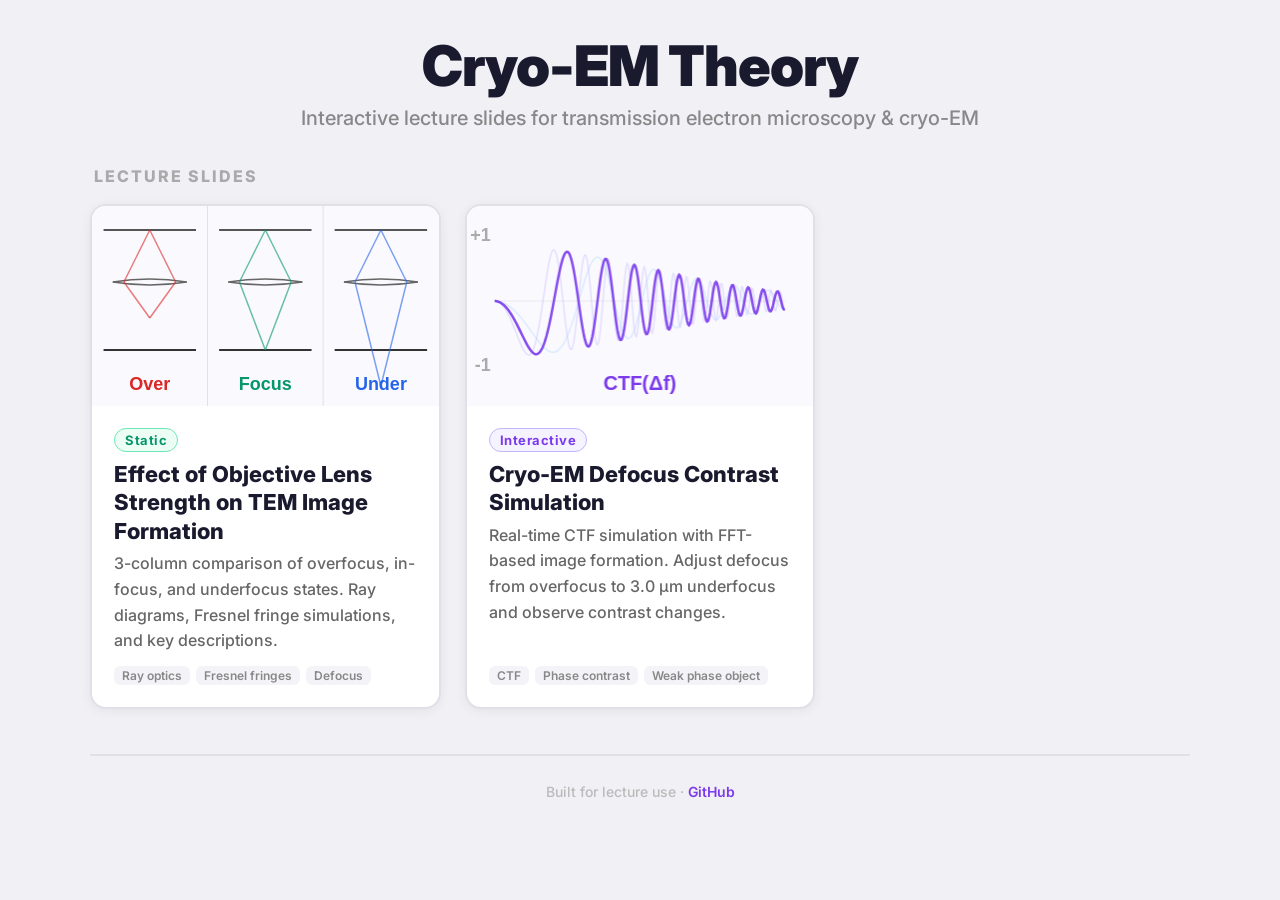
<file: index.html>
<!DOCTYPE html>
<html lang="en">
<head>
<meta charset="UTF-8">
<meta name="viewport" content="width=device-width, initial-scale=1.0">
<title>Cryo-EM Theory</title>
<style>
@import url('https://fonts.googleapis.com/css2?family=Inter:wght@400;500;600;700;800;900&display=swap');
* { margin: 0; padding: 0; box-sizing: border-box; }
body {
  background: #f0f0f5;
  font-family: 'Inter', -apple-system, sans-serif;
  color: #1a1a2e;
  min-height: 100vh;
  display: flex;
  justify-content: center;
  padding: clamp(20px, 4vh, 40px) 16px;
}
#app {
  max-width: 1100px;
  width: 100%;
}

/* Header */
.header {
  text-align: center;
  margin-bottom: clamp(24px, 4vh, 48px);
}
.header h1 {
  font-size: clamp(32px, 4.5vw, 56px);
  font-weight: 900;
  color: #1a1a2e;
  letter-spacing: -1px;
  line-height: 1.1;
}
.header p {
  font-size: clamp(14px, 1.8vw, 20px);
  color: #888;
  margin-top: 8px;
  font-weight: 500;
}

/* Section label */
.section-label {
  font-size: clamp(12px, 1.4vw, 16px);
  font-weight: 800;
  text-transform: uppercase;
  letter-spacing: 2px;
  color: #aaa;
  margin-bottom: clamp(12px, 2vh, 20px);
  padding-left: 4px;
}

/* Cards grid */
.cards {
  display: grid;
  grid-template-columns: repeat(auto-fill, minmax(320px, 1fr));
  gap: clamp(14px, 2vw, 24px);
  margin-bottom: clamp(32px, 5vh, 56px);
}

.card {
  background: #fff;
  border: 2px solid #e0e0e8;
  border-radius: 16px;
  box-shadow: 0 2px 12px rgba(0,0,0,0.06);
  overflow: hidden;
  text-decoration: none;
  color: inherit;
  transition: transform 0.2s, box-shadow 0.2s, border-color 0.2s;
  display: flex;
  flex-direction: column;
}
.card:hover {
  transform: translateY(-4px);
  box-shadow: 0 8px 24px rgba(0,0,0,0.1);
  border-color: #c4b5fd;
}

.card-thumb {
  height: clamp(140px, 18vw, 200px);
  overflow: hidden;
  position: relative;
  background: #fafafe;
  display: flex;
  align-items: center;
  justify-content: center;
}
.card-thumb canvas {
  display: block;
}

.card-body {
  padding: clamp(14px, 2vw, 22px);
  flex: 1;
  display: flex;
  flex-direction: column;
}

.card-badge {
  display: inline-block;
  padding: 3px 10px;
  border-radius: 12px;
  font-size: clamp(10px, 1.2vw, 13px);
  font-weight: 700;
  letter-spacing: 0.5px;
  margin-bottom: 8px;
  width: fit-content;
}
.badge-static { background: #ecfdf5; color: #059669; border: 1.5px solid #6ee7b7; }
.badge-interactive { background: #f5f3ff; color: #7c3aed; border: 1.5px solid #c4b5fd; }

.card-title {
  font-size: clamp(17px, 2.2vw, 22px);
  font-weight: 800;
  color: #1a1a2e;
  margin-bottom: 6px;
  line-height: 1.3;
}
.card-desc {
  font-size: clamp(13px, 1.5vw, 16px);
  color: #666;
  line-height: 1.6;
  font-weight: 500;
  flex: 1;
}
.card-tags {
  display: flex;
  gap: 6px;
  flex-wrap: wrap;
  margin-top: 12px;
}
.tag {
  padding: 2px 8px;
  border-radius: 6px;
  font-size: clamp(10px, 1.1vw, 12px);
  font-weight: 600;
  background: #f4f4f8;
  color: #888;
}

/* Footer */
.footer {
  text-align: center;
  padding: clamp(16px, 3vh, 32px) 0;
  border-top: 2px solid #e0e0e8;
  color: #bbb;
  font-size: clamp(11px, 1.3vw, 14px);
  font-weight: 500;
}
.footer a { color: #7c3aed; text-decoration: none; font-weight: 600; }
.footer a:hover { text-decoration: underline; }
</style>
</head>
<body>
<div id="app">
  <div class="header">
    <h1>Cryo-EM Theory</h1>
    <p>Interactive lecture slides for transmission electron microscopy &amp; cryo-EM</p>
  </div>

  <div class="section-label">Lecture Slides</div>
  <div class="cards">

    <!-- Card 1: Optics -->
    <a class="card" href="optics.html">
      <div class="card-thumb" id="thumb-optics"></div>
      <div class="card-body">
        <div class="card-badge badge-static">Static</div>
        <div class="card-title">Effect of Objective Lens Strength on TEM Image Formation</div>
        <div class="card-desc">
          3-column comparison of overfocus, in-focus, and underfocus states.
          Ray diagrams, Fresnel fringe simulations, and key descriptions.
        </div>
        <div class="card-tags">
          <span class="tag">Ray optics</span>
          <span class="tag">Fresnel fringes</span>
          <span class="tag">Defocus</span>
        </div>
      </div>
    </a>

    <!-- Card 2: Defocus -->
    <a class="card" href="defocus.html">
      <div class="card-thumb" id="thumb-defocus"></div>
      <div class="card-body">
        <div class="card-badge badge-interactive">Interactive</div>
        <div class="card-title">Cryo-EM Defocus Contrast Simulation</div>
        <div class="card-desc">
          Real-time CTF simulation with FFT-based image formation.
          Adjust defocus from overfocus to 3.0 &mu;m underfocus and observe contrast changes.
        </div>
        <div class="card-tags">
          <span class="tag">CTF</span>
          <span class="tag">Phase contrast</span>
          <span class="tag">Weak phase object</span>
        </div>
      </div>
    </a>

  </div>

  <div class="footer">
    Built for lecture use &middot; <a href="https://github.com/trancekr/cryo-em-defocus">GitHub</a>
  </div>
</div>

<script>
// ====== THUMBNAIL: Optics (simplified 3-lens diagram) ======
function drawOpticsThumb() {
    const el = document.getElementById('thumb-optics');
    const c = document.createElement('canvas');
    const rect = el.getBoundingClientRect();
    const dpr = window.devicePixelRatio || 1;
    c.width = Math.round(rect.width * dpr);
    c.height = Math.round(rect.height * dpr);
    c.style.width = rect.width + 'px';
    c.style.height = rect.height + 'px';
    const ctx = c.getContext('2d');
    ctx.scale(dpr, dpr);
    const w = rect.width, h = rect.height;

    ctx.fillStyle = '#fafafe';
    ctx.fillRect(0, 0, w, h);

    const colors = ['#dc2626', '#059669', '#2563eb'];
    const labels = ['Over', 'Focus', 'Under'];
    const colW = w / 3;

    for (let col = 0; col < 3; col++) {
        const cx = colW * col + colW / 2;
        const specY = h * 0.12, lensY = h * 0.38, detY = h * 0.72;
        const pw = colW * 0.4;

        // Specimen
        ctx.strokeStyle = '#555'; ctx.lineWidth = 2;
        ctx.beginPath(); ctx.moveTo(cx - pw, specY); ctx.lineTo(cx + pw, specY); ctx.stroke();

        // Lens
        ctx.strokeStyle = '#666'; ctx.lineWidth = 1.5;
        ctx.beginPath();
        ctx.moveTo(cx - pw * 0.8, lensY);
        ctx.quadraticCurveTo(cx, lensY - h * 0.03, cx + pw * 0.8, lensY);
        ctx.stroke();
        ctx.beginPath();
        ctx.moveTo(cx + pw * 0.8, lensY);
        ctx.quadraticCurveTo(cx, lensY + h * 0.03, cx - pw * 0.8, lensY);
        ctx.stroke();

        // Detector
        ctx.strokeStyle = '#333'; ctx.lineWidth = 2;
        ctx.beginPath(); ctx.moveTo(cx - pw, detY); ctx.lineTo(cx + pw, detY); ctx.stroke();

        // Rays
        const imgY = col === 0 ? detY - h * 0.16 : col === 2 ? detY + h * 0.18 : detY;
        ctx.strokeStyle = colors[col]; ctx.lineWidth = 1.5; ctx.globalAlpha = 0.6;
        for (const frac of [-0.7, 0.7]) {
            const lx = cx + frac * pw * 0.8;
            ctx.beginPath(); ctx.moveTo(cx, specY); ctx.lineTo(lx, lensY); ctx.stroke();
            ctx.beginPath(); ctx.moveTo(lx, lensY); ctx.lineTo(cx, imgY); ctx.stroke();
        }
        ctx.globalAlpha = 1;

        // Label
        ctx.fillStyle = colors[col];
        ctx.font = `800 ${Math.round(h * 0.09)}px Inter,sans-serif`;
        ctx.textAlign = 'center';
        ctx.fillText(labels[col], cx, h * 0.92);
    }

    // Dividers
    ctx.strokeStyle = '#e0e0e8'; ctx.lineWidth = 1;
    for (let i = 1; i < 3; i++) {
        ctx.beginPath(); ctx.moveTo(colW * i, 0); ctx.lineTo(colW * i, h); ctx.stroke();
    }

    el.appendChild(c);
}

// ====== THUMBNAIL: Defocus (CTF curve) ======
function drawDefocusThumb() {
    const el = document.getElementById('thumb-defocus');
    const c = document.createElement('canvas');
    const rect = el.getBoundingClientRect();
    const dpr = window.devicePixelRatio || 1;
    c.width = Math.round(rect.width * dpr);
    c.height = Math.round(rect.height * dpr);
    c.style.width = rect.width + 'px';
    c.style.height = rect.height + 'px';
    const ctx = c.getContext('2d');
    ctx.scale(dpr, dpr);
    const w = rect.width, h = rect.height;

    ctx.fillStyle = '#fafafe';
    ctx.fillRect(0, 0, w, h);

    const m = { l: w * 0.08, r: w * 0.08, t: h * 0.15, b: h * 0.2 };
    const pw = w - m.l - m.r, ph = h - m.t - m.b;
    const cy = m.t + ph / 2;

    // Grid
    ctx.strokeStyle = '#e8e8f0'; ctx.lineWidth = 1;
    ctx.beginPath(); ctx.moveTo(m.l, cy); ctx.lineTo(m.l + pw, cy); ctx.stroke();

    // Multiple CTF curves at different defocus values
    const lambda = 0.01969, Cs = 2.7e7, sMax = 0.35;
    const defoci = [
        { nm: 500,  color: '#93c5fd', alpha: 0.3, lw: 1.5 },
        { nm: 1500, color: '#c4b5fd', alpha: 0.4, lw: 1.5 },
        { nm: 1000, color: '#7c3aed', alpha: 0.9, lw: 2.5 },
    ];
    for (const { nm, color, alpha, lw } of defoci) {
        const dA = nm * 10;
        ctx.strokeStyle = color; ctx.lineWidth = lw; ctx.globalAlpha = alpha;
        ctx.beginPath();
        for (let i = 0; i <= pw; i++) {
            const s = (i / pw) * sMax, s2 = s * s;
            const chi = Math.PI * (dA * lambda * s2 - 0.5 * Cs * lambda ** 3 * s2 * s2);
            const v = -Math.sin(chi) * Math.exp(-60 * s2 / 4);
            const x = m.l + i, y = cy - v * (ph / 2) * 0.85;
            i === 0 ? ctx.moveTo(x, y) : ctx.lineTo(x, y);
        }
        ctx.stroke();
    }
    ctx.globalAlpha = 1;

    // Labels
    const fLbl = Math.round(h * 0.09);
    ctx.fillStyle = '#aaa'; ctx.font = `600 ${fLbl}px Inter,sans-serif`;
    ctx.textAlign = 'right';
    ctx.fillText('+1', m.l - 4, m.t + fLbl * 0.3);
    ctx.fillText('-1', m.l - 4, m.t + ph + fLbl * 0.3);
    ctx.textAlign = 'center';
    ctx.font = `700 ${Math.round(h * 0.1)}px Inter,sans-serif`;
    ctx.fillStyle = '#7c3aed';
    ctx.fillText('CTF(\u0394f)', w / 2, h * 0.92);

    el.appendChild(c);
}

drawOpticsThumb();
drawDefocusThumb();
</script>
</body>
</html>
</file>
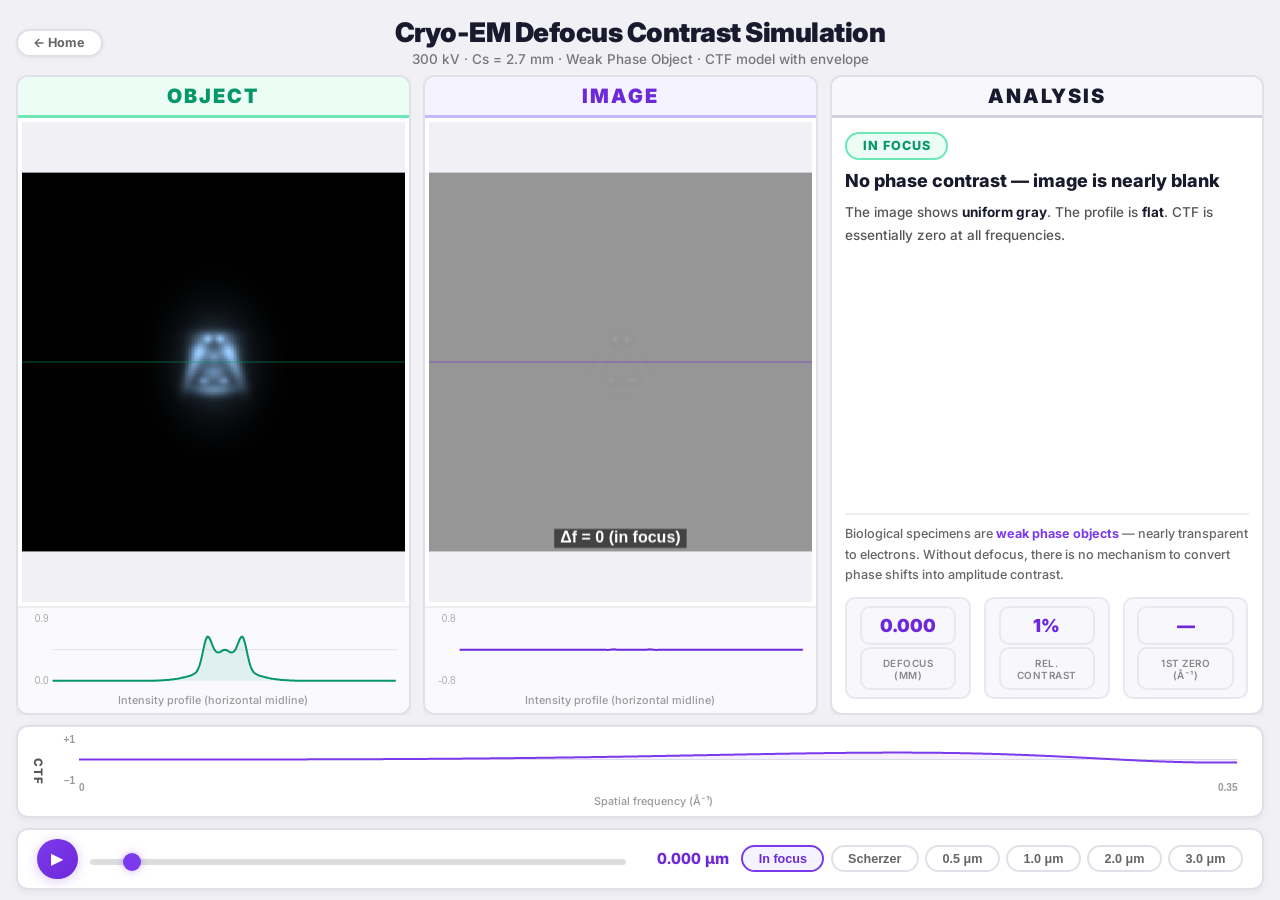
<file: defocus.html>
<!DOCTYPE html>
<html lang="en">
<head>
<meta charset="UTF-8">
<meta name="viewport" content="width=device-width, initial-scale=1.0">
<title>Cryo-EM Defocus Contrast Simulation</title>
<style>
@import url('https://fonts.googleapis.com/css2?family=Inter:wght@400;500;600;700;800;900&display=swap');
* { margin: 0; padding: 0; box-sizing: border-box; }
body {
  background: #f0f0f5;
  font-family: 'Inter', -apple-system, sans-serif;
  color: #1a1a2e;
  height: 100vh;
  display: flex;
  justify-content: center;
  align-items: center;
  padding: 10px 16px;
  overflow: hidden;
}
#app {
  max-width: 1800px;
  width: 100%;
  height: 100%;
  display: flex;
  flex-direction: column;
}

/* Header */
.header {
  flex-shrink: 0;
  text-align: center;
  padding: 6px 0 8px;
  position: relative;
}
.home-btn {
  position: absolute; left: 0; top: 50%; transform: translateY(-50%);
  display: flex; align-items: center; gap: 4px;
  padding: clamp(4px, 0.5vh, 8px) clamp(10px, 1.2vw, 16px);
  border-radius: 20px; border: 2px solid #e0e0e8; background: #fff;
  color: #666; font-size: clamp(12px, 1.4vh, 17px); font-weight: 700;
  text-decoration: none; transition: all 0.2s;
  box-shadow: 0 1px 4px rgba(0,0,0,0.06);
}
.home-btn:hover { background: #f5f3ff; color: #7c3aed; border-color: #c4b5fd; }
.header h1 { font-size: clamp(26px, 3vh, 40px); font-weight: 900; color: #1a1a2e; letter-spacing: -0.5px; }
.header p { font-size: clamp(13px, 1.5vh, 18px); color: #777; margin-top: 2px; font-weight: 500; }

/* Main 3-column grid */
.main-grid {
  flex: 1; min-height: 0;
  display: grid;
  grid-template-columns: 1fr 1fr 1.1fr;
  gap: 12px;
  margin-bottom: 10px;
}

.col {
  display: flex; flex-direction: column;
  min-height: 0; overflow: hidden;
}

/* Card styling */
.card {
  background: #fff;
  border: 2px solid #e0e0e8;
  border-radius: 12px;
  box-shadow: 0 2px 8px rgba(0,0,0,0.06);
  overflow: hidden;
}

/* Column titles */
.col-title {
  flex-shrink: 0; text-align: center;
  padding: clamp(6px, 0.8vh, 12px) 12px;
  font-size: clamp(18px, 2.2vh, 28px); font-weight: 900; letter-spacing: 2px;
  border-bottom: 3px solid;
}
.col-title.obj { color: #059669; background: #ecfdf5; border-color: #6ee7b7; }
.col-title.img { color: #6d28d9; background: #f5f3ff; border-color: #c4b5fd; }
.col-title.info { color: #1a1a2e; background: #f8f8fc; border-color: #d0d0e0; }

/* Canvas area */
.canvas-area { flex: 1; min-height: 0; display: flex; flex-direction: column; }
.canvas-wrap { flex: 1; min-height: 0; padding: 4px; position: relative; }
.canvas-wrap canvas { display: block; width: 100%; height: 100%; }

/* Defocus badge removed — overlaid on canvas via JS */

/* Profile area */
.profile-area {
  flex-shrink: 0;
  border-top: 2px solid #eee;
  background: #fafafe;
  padding: 4px 4px 2px;
}
.profile-area canvas { display: block; width: 100%; height: clamp(60px, 9vh, 110px); }
.profile-area .axis {
  text-align: center;
  font-size: clamp(10px, 1.2vh, 14px);
  color: #999; padding: 1px 0 4px; font-weight: 500;
}

/* Info panel */
.info-panel {
  flex: 1; min-height: 0;
  display: flex; flex-direction: column;
  padding: clamp(12px, 1.5vh, 20px); overflow-y: auto;
}
.info-stage {
  display: inline-block; padding: clamp(4px, 0.5vh, 6px) clamp(10px, 1.2vw, 16px);
  border-radius: 20px;
  font-size: clamp(12px, 1.4vh, 18px); font-weight: 800; letter-spacing: 1px;
  margin-bottom: clamp(8px, 1vh, 14px); width: fit-content;
}
.stage-focus { background: #ecfdf5; color: #059669; border: 2px solid #6ee7b7; }
.stage-scherzer { background: #fffbeb; color: #d97706; border: 2px solid #fcd34d; }
.stage-low { background: #eff6ff; color: #2563eb; border: 2px solid #93c5fd; }
.stage-mid { background: #f5f3ff; color: #7c3aed; border: 2px solid #c4b5fd; }
.stage-high { background: #fef2f2; color: #dc2626; border: 2px solid #fca5a5; }
.stage-extreme { background: #fff1f2; color: #e11d48; border: 2px solid #fda4af; }
.stage-over { background: #f1f5f9; color: #64748b; border: 2px solid #cbd5e1; }

.info-title {
  font-size: clamp(16px, 2vh, 24px); font-weight: 800; color: #1a1a2e;
  margin-bottom: clamp(8px, 1vh, 14px); line-height: 1.3;
}
.info-observe {
  font-size: clamp(13px, 1.5vh, 19px); color: #555; line-height: 1.65; font-weight: 500;
  margin-bottom: clamp(8px, 1vh, 14px);
}
.info-observe span { color: #1a1a2e; font-weight: 700; }
.info-physics {
  font-size: clamp(12px, 1.4vh, 18px); color: #666; line-height: 1.65; font-weight: 500;
  border-top: 2px solid #eee; padding-top: clamp(8px, 1vh, 14px); margin-top: auto;
}
.info-physics b { color: #7c3aed; font-weight: 700; }
.info-stat {
  display: flex; gap: clamp(8px, 1vw, 14px); margin-top: clamp(10px, 1.2vh, 16px);
}
.info-stat div {
  flex: 1; background: #f8f8fc;
  border: 2px solid #e8e8f0; border-radius: 10px;
  padding: clamp(6px, 0.8vh, 12px) clamp(8px, 1vw, 14px); text-align: center;
}
.info-stat .val { font-size: clamp(16px, 2vh, 24px); font-weight: 900; color: #6d28d9; }
.info-stat .lbl {
  font-size: clamp(9px, 1.1vh, 13px); color: #888; margin-top: 2px;
  text-transform: uppercase; letter-spacing: 0.5px; font-weight: 600;
}

/* CTF row */
.ctf-row {
  flex-shrink: 0;
  margin-bottom: 10px;
}
.ctf-inner {
  display: flex; align-items: center; gap: 12px;
  padding: clamp(4px, 0.5vh, 8px) clamp(8px, 1vw, 14px);
}
.ctf-label {
  font-size: clamp(11px, 1.3vh, 16px); font-weight: 800; color: #555;
  writing-mode: vertical-rl; text-orientation: mixed;
  letter-spacing: 1px;
}
.ctf-canvas-wrap { flex: 1; min-width: 0; }
.ctf-canvas-wrap canvas { display: block; width: 100%; height: clamp(55px, 7vh, 90px); }
.ctf-canvas-wrap .axis {
  text-align: center;
  font-size: clamp(10px, 1.2vh, 14px);
  color: #999; padding: 1px 0 3px; font-weight: 500;
}

/* Controls */
.controls-row {
  flex-shrink: 0;
}
.controls-inner {
  display: flex; align-items: center; gap: clamp(8px, 1vw, 16px);
  padding: clamp(8px, 1vh, 14px) clamp(12px, 1.5vw, 20px);
  flex-wrap: wrap;
}
.play-btn {
  width: clamp(36px, 4.5vh, 50px); height: clamp(36px, 4.5vh, 50px);
  border-radius: 50%; border: none;
  background: linear-gradient(135deg, #7c3aed, #6d28d9);
  color: #fff; font-size: clamp(14px, 1.8vh, 20px); cursor: pointer;
  display: flex; align-items: center; justify-content: center;
  transition: transform 0.15s; box-shadow: 0 2px 12px rgba(109,40,217,0.25);
  flex-shrink: 0;
}
.play-btn:hover { transform: scale(1.08); }
.slider-wrap { flex: 1; min-width: 120px; }
input[type=range] {
  -webkit-appearance: none; width: 100%; height: 6px;
  background: #ddd; border-radius: 3px; outline: none;
}
input[type=range]::-webkit-slider-thumb {
  -webkit-appearance: none; width: clamp(16px, 2vh, 22px); height: clamp(16px, 2vh, 22px);
  border-radius: 50%; background: #7c3aed; cursor: pointer;
  box-shadow: 0 0 8px rgba(124,58,237,0.4);
}
.slider-val {
  font-size: clamp(14px, 1.7vh, 22px); font-weight: 800; color: #6d28d9;
  min-width: 90px; text-align: right; font-variant-numeric: tabular-nums;
  flex-shrink: 0;
}
.presets { display: flex; gap: clamp(4px, 0.5vw, 8px); flex-wrap: wrap; }
.pill {
  padding: clamp(4px, 0.5vh, 8px) clamp(10px, 1.2vw, 16px);
  border-radius: 20px;
  border: 2px solid #e0e0e8;
  background: #fff;
  color: #666; font-size: clamp(12px, 1.4vh, 17px); font-weight: 600; cursor: pointer;
  transition: all 0.2s;
}
.pill:hover { background: #f5f3ff; color: #7c3aed; border-color: #c4b5fd; }
.pill.active { background: #f5f3ff; color: #6d28d9; border-color: #7c3aed; font-weight: 800; }

/* Mobile / narrow screens: preserve full layout, allow scroll + zoom */
@media (max-width: 960px) {
  body { height: auto; min-height: 100vh; overflow: auto; }
  #app { min-width: 960px; height: auto; min-height: 100vh; }
}
</style>
</head>
<body>
<div id="app">
  <div class="header">
    <a class="home-btn" href="./">&larr; Home</a>
    <h1>Cryo-EM Defocus Contrast Simulation</h1>
    <p>300 kV &middot; Cs = 2.7 mm &middot; Weak Phase Object &middot; CTF model with envelope</p>
  </div>

  <div class="main-grid">
    <!-- Object Column -->
    <div class="col">
      <div class="card" style="display:flex;flex-direction:column;flex:1;min-height:0;">
        <div class="col-title obj">OBJECT</div>
        <div class="canvas-area">
          <div class="canvas-wrap"><canvas id="objCanvas"></canvas></div>
          <div class="profile-area">
            <canvas id="objProfile"></canvas>
            <div class="axis">Intensity profile (horizontal midline)</div>
          </div>
        </div>
      </div>
    </div>
    <!-- Image Column -->
    <div class="col">
      <div class="card" style="display:flex;flex-direction:column;flex:1;min-height:0;">
        <div class="col-title img">IMAGE</div>
        <div class="canvas-area">
          <div class="canvas-wrap"><canvas id="imgCanvas"></canvas></div>
          <div class="profile-area">
            <canvas id="imgProfile"></canvas>
            <div class="axis">Intensity profile (horizontal midline)</div>
          </div>
        </div>
      </div>
    </div>
    <!-- Info Column -->
    <div class="col">
      <div class="card" style="display:flex;flex-direction:column;flex:1;min-height:0;">
        <div class="col-title info">ANALYSIS</div>
        <div class="info-panel" id="info-card"></div>
      </div>
    </div>
  </div>

  <!-- CTF Row -->
  <div class="ctf-row">
    <div class="card">
      <div class="ctf-inner">
        <div class="ctf-label">CTF</div>
        <div class="ctf-canvas-wrap">
          <canvas id="ctfCanvas"></canvas>
          <div class="axis">Spatial frequency (&#x212B;&#x207B;&#xB9;)</div>
        </div>
      </div>
    </div>
  </div>

  <!-- Controls -->
  <div class="controls-row">
    <div class="card">
      <div class="controls-inner">
        <button class="play-btn" id="play-btn" onclick="togglePlay()">&#9654;</button>
        <div class="slider-wrap">
          <input type="range" id="defocus-slider" min="-200" max="3000" step="1" value="0" oninput="onSlider()">
        </div>
        <span class="slider-val" id="slider-label">0.000 &mu;m</span>
        <div class="presets">
          <button class="pill active" onclick="setDefocus(0)">In focus</button>
          <button class="pill" onclick="setDefocus(88)">Scherzer</button>
          <button class="pill" onclick="setDefocus(500)">0.5 &mu;m</button>
          <button class="pill" onclick="setDefocus(1000)">1.0 &mu;m</button>
          <button class="pill" onclick="setDefocus(2000)">2.0 &mu;m</button>
          <button class="pill" onclick="setDefocus(3000)">3.0 &mu;m</button>
        </div>
      </div>
    </div>
  </div>
</div>

<script>
// ====== SIMULATION CONSTANTS ======
const N = 256, pixelSize = 1.0, lambda = 0.01969, Cs = 2.7e7, Bfactor = 60, displayGain = 500;

// ====== FFT ======
function fft1d(re, im, inv) {
    const n = re.length;
    for (let i = 1, j = 0; i < n; i++) {
        let b = n >> 1;
        for (; j & b; b >>= 1) j ^= b;
        j ^= b;
        if (i < j) { let t = re[i]; re[i] = re[j]; re[j] = t; t = im[i]; im[i] = im[j]; im[j] = t; }
    }
    for (let len = 2; len <= n; len <<= 1) {
        const a = 2 * Math.PI / len * (inv ? -1 : 1), wR = Math.cos(a), wI = Math.sin(a);
        for (let i = 0; i < n; i += len) {
            let cR = 1, cI = 0;
            for (let j = 0; j < len / 2; j++) {
                const x = i + j, y = x + len / 2;
                const tR = re[y] * cR - im[y] * cI, tI = re[y] * cI + im[y] * cR;
                re[y] = re[x] - tR; im[y] = im[x] - tI;
                re[x] += tR; im[x] += tI;
                const nc = cR * wR - cI * wI; cI = cR * wI + cI * wR; cR = nc;
            }
        }
    }
    if (inv) { for (let i = 0; i < n; i++) { re[i] /= n; im[i] /= n; } }
}
function fft2d(re, im, inv) {
    const rR = new Float64Array(N), rI = new Float64Array(N);
    for (let y = 0; y < N; y++) {
        const o = y * N;
        for (let x = 0; x < N; x++) { rR[x] = re[o + x]; rI[x] = im[o + x]; }
        fft1d(rR, rI, inv);
        for (let x = 0; x < N; x++) { re[o + x] = rR[x]; im[o + x] = rI[x]; }
    }
    const cR = new Float64Array(N), cI = new Float64Array(N);
    for (let x = 0; x < N; x++) {
        for (let y = 0; y < N; y++) { cR[y] = re[y * N + x]; cI[y] = im[y * N + x]; }
        fft1d(cR, cI, inv);
        for (let y = 0; y < N; y++) { re[y * N + x] = cR[y]; im[y * N + x] = cI[y]; }
    }
}

// ====== OBJECT ======
function createObject() {
    const V = new Float64Array(N * N), cx = N / 2, cy = N / 2;
    function g(x0, y0, sx, sy, a, ang) {
        const ca = Math.cos(ang), sa = Math.sin(ang), r = Math.ceil(Math.max(sx, sy) * 4);
        for (let dy = -r; dy <= r; dy++) for (let dx = -r; dx <= r; dx++) {
            const px = Math.round(x0) + dx, py = Math.round(y0) + dy;
            if (px < 0 || px >= N || py < 0 || py >= N) continue;
            const rx = dx * ca + dy * sa, ry = -dx * sa + dy * ca;
            V[py * N + px] += a * Math.exp(-0.5 * (rx * rx / (sx * sx) + ry * ry / (sy * sy)));
        }
    }
    g(cx,cy,18,24,0.22,0); g(cx-9,cy-8,5,5,0.45,0); g(cx+9,cy-8,5,5,0.45,0);
    g(cx,cy+6,6,5,0.38,0); g(cx-14,cy+2,3,10,0.40,0.35); g(cx+14,cy+2,3,10,0.40,-0.35);
    g(cx,cy-18,9,3,0.30,0); g(cx-6,cy+18,8,3,0.25,0.1); g(cx+6,cy+18,8,3,0.25,-0.1);
    g(cx-4,cy-16,2,2,0.30,0); g(cx+4,cy-16,2,2,0.30,0);
    g(cx-7,cy+12,2.5,2,0.28,0); g(cx+7,cy+12,2.5,2,0.28,0);
    g(cx,cy-4,3,3,0.32,0); g(cx,cy-1,4,4,-0.12,0);
    return V;
}

function freqAt(k) { return (k <= N / 2 ? k : k - N) / (N * pixelSize); }
function ctfValue(s2, dA) {
    const chi = Math.PI * (dA * lambda * s2 - 0.5 * Cs * lambda * lambda * lambda * s2 * s2);
    return -Math.sin(chi) * Math.exp(-Bfactor * s2 / 4);
}

const objV = createObject();
const objRe = new Float64Array(N * N), objIm = new Float64Array(N * N);
objRe.set(objV); objIm.fill(0); fft2d(objRe, objIm, false);
const objFTRe = new Float64Array(objRe), objFTIm = new Float64Array(objIm);
const imgRe = new Float64Array(N * N), imgIm = new Float64Array(N * N);

function computeImage(nm) {
    const dA = nm * 10;
    for (let ky = 0; ky < N; ky++) {
        const sy = freqAt(ky);
        for (let kx = 0; kx < N; kx++) {
            const sx = freqAt(kx), s2 = sx * sx + sy * sy, c = ctfValue(s2, dA), i = ky * N + kx;
            imgRe[i] = objFTRe[i] * c; imgIm[i] = objFTIm[i] * c;
        }
    }
    fft2d(imgRe, imgIm, true);
}

// ====== HiDPI CANVAS INIT ======
function initCanvas(id) {
    const c = document.getElementById(id);
    const rect = c.getBoundingClientRect();
    const dpr = window.devicePixelRatio || 1;
    c.width = Math.round(rect.width * dpr);
    c.height = Math.round(rect.height * dpr);
    c.getContext('2d').scale(dpr, dpr);
    return { ctx: c.getContext('2d'), w: rect.width, h: rect.height };
}

// ====== DRAW OBJECT ======
function drawObject() {
    const { ctx, w, h } = initCanvas('objCanvas');
    const size = Math.min(w, h);
    const ox = (w - size) / 2, oy = (h - size) / 2;
    const id = ctx.createImageData(N, N);
    let mx = 0;
    for (let i = 0; i < N * N; i++) mx = Math.max(mx, Math.abs(objV[i]));
    for (let i = 0; i < N * N; i++) {
        const v = Math.max(0, Math.min(255, (objV[i] / mx) * 255)), p = i * 4;
        id.data[p] = v * 0.6; id.data[p + 1] = v * 0.8; id.data[p + 2] = v; id.data[p + 3] = 255;
    }
    // Draw to temp canvas then scale
    const tmp = document.createElement('canvas');
    tmp.width = N; tmp.height = N;
    tmp.getContext('2d').putImageData(id, 0, 0);
    ctx.fillStyle = '#f0f0f5';
    ctx.fillRect(0, 0, w, h);
    ctx.imageSmoothingEnabled = false;
    ctx.drawImage(tmp, ox, oy, size, size);
    // Midline
    ctx.strokeStyle = 'rgba(5,150,105,0.4)'; ctx.lineWidth = 1.5;
    ctx.beginPath(); ctx.moveTo(ox, oy + size / 2); ctx.lineTo(ox + size, oy + size / 2); ctx.stroke();
}

// ====== DRAW IMAGE ======
function drawImage(nm) {
    const { ctx, w, h } = initCanvas('imgCanvas');
    const size = Math.min(w, h);
    const ox = (w - size) / 2, oy = (h - size) / 2;
    const id = ctx.createImageData(N, N);
    for (let i = 0; i < N * N; i++) {
        const c = imgRe[i] * displayGain;
        const v = Math.max(0, Math.min(255, 150 + c)), p = i * 4;
        id.data[p] = v; id.data[p + 1] = v; id.data[p + 2] = v; id.data[p + 3] = 255;
    }
    const tmp = document.createElement('canvas');
    tmp.width = N; tmp.height = N;
    tmp.getContext('2d').putImageData(id, 0, 0);
    ctx.fillStyle = '#f0f0f5';
    ctx.fillRect(0, 0, w, h);
    ctx.imageSmoothingEnabled = false;
    ctx.drawImage(tmp, ox, oy, size, size);
    // Midline
    ctx.strokeStyle = 'rgba(109,40,217,0.4)'; ctx.lineWidth = 1.5;
    ctx.beginPath(); ctx.moveTo(ox, oy + size / 2); ctx.lineTo(ox + size, oy + size / 2); ctx.stroke();
    // Defocus overlay text on canvas
    const um = nm / 1000;
    let l = `\u0394f = ${um.toFixed(3)} \u03bcm`;
    if (Math.abs(um) < 0.001) l = '\u0394f = 0 (in focus)';
    else if (Math.abs(um - 0.088) < 0.005) l += ' (Scherzer)';
    else if (um > 0.01) l += ' under';
    else if (um < -0.01) l += ' over';
    const fOvr = Math.round(Math.max(13, w * 0.042));
    ctx.font = `800 ${fOvr}px Inter,sans-serif`;
    ctx.textAlign = 'center';
    const tw = ctx.measureText(l).width;
    const tx = w / 2, ty = oy + size - fOvr * 0.6;
    ctx.fillStyle = 'rgba(0,0,0,0.55)';
    ctx.fillRect(tx - tw / 2 - 6, ty - fOvr * 0.85, tw + 12, fOvr * 1.2);
    ctx.fillStyle = '#fff';
    ctx.fillText(l, tx, ty);
}

// ====== DRAW PROFILE ======
function drawProfile(canvasId, data, yMid, color, yRange) {
    const { ctx, w, h } = initCanvas(canvasId);
    ctx.clearRect(0, 0, w, h);
    const m = { l: w * 0.08, r: w * 0.02, t: h * 0.08, b: h * 0.15 };
    const pw = w - m.l - m.r, ph = h - m.t - m.b;

    // Grid line
    ctx.strokeStyle = '#e0e0e8'; ctx.lineWidth = 1;
    ctx.beginPath(); ctx.moveTo(m.l, m.t + ph / 2); ctx.lineTo(m.l + pw, m.t + ph / 2); ctx.stroke();

    // Y-axis labels
    const fLabel = Math.round(Math.max(9, h * 0.12));
    ctx.fillStyle = '#aaa'; ctx.font = `500 ${fLabel}px Inter,sans-serif`;
    ctx.textAlign = 'right';
    ctx.fillText(yRange[1].toFixed(1), m.l - 4, m.t + fLabel * 0.4);
    ctx.fillText(yRange[0].toFixed(1), m.l - 4, m.t + ph + fLabel * 0.3);

    // Fill under curve
    const baseline = yRange[0] < 0 ? m.t + ph / 2 : m.t + ph;
    ctx.beginPath();
    for (let i = 0; i < N; i++) {
        const v = data[yMid * N + i], x = m.l + (i / N) * pw;
        const ny = (v - yRange[0]) / (yRange[1] - yRange[0]);
        const y = m.t + ph - ny * ph;
        i === 0 ? ctx.moveTo(x, y) : ctx.lineTo(x, y);
    }
    ctx.lineTo(m.l + pw, baseline); ctx.lineTo(m.l, baseline); ctx.closePath();
    ctx.fillStyle = color.replace(')', ',0.1)').replace('rgb', 'rgba'); ctx.fill();

    // Line
    ctx.strokeStyle = color; ctx.lineWidth = 2;
    ctx.beginPath();
    for (let i = 0; i < N; i++) {
        const v = data[yMid * N + i], x = m.l + (i / N) * pw;
        const ny = (v - yRange[0]) / (yRange[1] - yRange[0]);
        const y = m.t + ph - ny * ph;
        i === 0 ? ctx.moveTo(x, y) : ctx.lineTo(x, y);
    }
    ctx.stroke();
}

// ====== DRAW CTF ======
function drawCTF(nm) {
    const { ctx, w, h } = initCanvas('ctfCanvas');
    const dA = nm * 10;
    const fLabel = Math.round(Math.max(9, h * 0.16));
    const m = { l: fLabel * 2.2, r: w * 0.01, t: fLabel * 0.8, b: fLabel * 1.4 };
    const pw = w - m.l - m.r, ph = h - m.t - m.b, sMax = 0.35;

    // Grid
    ctx.strokeStyle = '#e0e0e8'; ctx.lineWidth = 1;
    ctx.beginPath(); ctx.moveTo(m.l, m.t + ph / 2); ctx.lineTo(m.l + pw, m.t + ph / 2); ctx.stroke();

    // Fill
    ctx.beginPath(); ctx.moveTo(m.l, m.t + ph / 2);
    for (let i = 0; i <= pw; i++) {
        const s = (i / pw) * sMax, s2 = s * s, v = ctfValue(s2, dA);
        ctx.lineTo(m.l + i, m.t + ph / 2 - v * (ph / 2) * 0.9);
    }
    ctx.lineTo(m.l + pw, m.t + ph / 2); ctx.closePath();
    ctx.fillStyle = 'rgba(124,58,237,0.08)'; ctx.fill();

    // Line
    ctx.strokeStyle = '#7c3aed'; ctx.lineWidth = 2;
    ctx.beginPath();
    for (let i = 0; i <= pw; i++) {
        const s = (i / pw) * sMax, s2 = s * s, v = ctfValue(s2, dA);
        const x = m.l + i, y = m.t + ph / 2 - v * (ph / 2) * 0.9;
        i === 0 ? ctx.moveTo(x, y) : ctx.lineTo(x, y);
    }
    ctx.stroke();

    // Y-axis labels (+1, -1) — right-aligned before plot area
    ctx.fillStyle = '#999'; ctx.font = `700 ${fLabel}px Inter,sans-serif`;
    ctx.textAlign = 'right';
    ctx.fillText('+1', m.l - 4, m.t + fLabel * 0.35);
    ctx.fillText('\u20131', m.l - 4, m.t + ph + fLabel * 0.35);
    // X-axis labels (0, 0.35) — below plot area, inside bottom margin
    ctx.textAlign = 'left';
    ctx.fillText('0', m.l, m.t + ph + fLabel * 1.1);
    ctx.textAlign = 'right';
    ctx.fillText(sMax.toFixed(2), m.l + pw, m.t + ph + fLabel * 1.1);
}

// ====== INFO PANEL ======
function updateInfo(nm) {
    const um = nm / 1000, el = document.getElementById('info-card');
    const dA = nm * 10;
    const firstZero = dA > 0 ? (1 / Math.sqrt(lambda * dA)).toFixed(3) : '\u2014';
    let rms = 0;
    for (let i = 0; i < N * N; i++) rms += imgRe[i] * imgRe[i];
    rms = Math.sqrt(rms / (N * N));
    const contrastPct = Math.min(100, (rms / 0.025 * 100)).toFixed(0);

    let stage, stageClass, title, observe, physics;

    if (Math.abs(um) < 0.01) {
        stage = 'IN FOCUS'; stageClass = 'stage-focus';
        title = 'No phase contrast \u2014 image is nearly blank';
        observe = 'The image shows <span>uniform gray</span>. The profile is <span>flat</span>. CTF is essentially zero at all frequencies.';
        physics = 'Biological specimens are <b>weak phase objects</b> \u2014 nearly transparent to electrons. Without defocus, there is no mechanism to convert phase shifts into amplitude contrast.';
    } else if (Math.abs(um - 0.088) < 0.015) {
        stage = 'SCHERZER'; stageClass = 'stage-scherzer';
        title = 'Optimal resolution, minimal contrast';
        observe = 'A <span>faint image</span> appears. The CTF has a <span>single broad passband</span> before the first zero crossing.';
        physics = 'Scherzer defocus <b>\u0394f = 1.2\u221A(Cs\u00B7\u03BB) \u2248 875 \u212B</b> maximizes the CTF passband. Used in materials science for atomic resolution, but too weak for cryo-EM particle picking.';
    } else if (um > 0 && um < 0.3) {
        stage = 'LOW DEFOCUS'; stageClass = 'stage-low';
        title = 'Contrast building, still weak';
        observe = 'Structure begins to appear as the CTF departs from zero. The <span>profile shows growing signal</span>.';
        physics = 'As defocus increases, the first passband widens, transferring more <b>low-frequency information</b>. High-resolution features remain well-localized.';
    } else if (um >= 0.3 && um < 1.0) {
        stage = 'MODERATE'; stageClass = 'stage-mid';
        title = 'Usable contrast with mild delocalization';
        observe = 'Object structure is <span>clearly visible</span>. Profile shows <span>oscillating contrast</span>. CTF zero crossings correspond to <span>Thon rings</span>.';
        physics = 'This is the <b>typical cryo-EM range</b> for single particle analysis. Contrast is sufficient for particle picking, and CTF correction restores high-resolution information.';
    } else if (um >= 1.0 && um < 2.0) {
        stage = 'HIGH DEFOCUS'; stageClass = 'stage-high';
        title = 'Strong contrast but delocalized';
        observe = '<span>Fresnel fringes</span> appear around the object. Profile shows <span>wide oscillations</span>. CTF oscillates rapidly.';
        physics = 'High-resolution information is <b>strongly delocalized</b>. Image processing can partially re-localize signals, but recovery is limited. Underfocus = weaker lens.';
    } else if (um >= 2.0) {
        stage = 'EXTREME'; stageClass = 'stage-extreme';
        title = 'Maximum Fresnel fringes, severe delocalization';
        observe = '<span>Concentric rings</span> dominate the image. Profile shows <span>large oscillations</span>. CTF is densely oscillating.';
        physics = 'The <b>point spread function</b> becomes very broad. Contrast is maximized but positional accuracy is severely degraded. Used for initial screening, not high-resolution work.';
    } else {
        stage = 'OVERFOCUS'; stageClass = 'stage-over';
        title = 'Lens too strong \u2014 reversed phase';
        observe = 'Similar features with <span>inverted contrast</span> for some frequencies compared to underfocus.';
        physics = 'Overfocus means the <b>lens is too strong</b>, focusing below the specimen. CTF mirrors underfocus but with opposite sign in certain frequency ranges.';
    }

    el.innerHTML = `
        <div class="info-stage ${stageClass}">${stage}</div>
        <div class="info-title">${title}</div>
        <div class="info-observe">${observe}</div>
        <div class="info-physics">${physics}</div>
        <div class="info-stat">
            <div><div class="val">${um.toFixed(3)}</div><div class="lbl">Defocus (\u03BCm)</div></div>
            <div><div class="val">${contrastPct}%</div><div class="lbl">Rel. Contrast</div></div>
            <div><div class="val">${firstZero}</div><div class="lbl">1st zero (\u212B\u207B\u00B9)</div></div>
        </div>`;
}

// ====== UPDATE ======
function update(nm) {
    computeImage(nm);
    drawImage(nm);
    let mx = 0;
    for (let i = 0; i < N * N; i++) mx = Math.max(mx, objV[i]);
    drawProfile('objProfile', objV, N / 2, 'rgb(5,150,105)', [0, mx * 1.1]);
    const il = new Float64Array(N * N);
    for (let i = 0; i < N * N; i++) il[i] = imgRe[i] * displayGain / 150;
    drawProfile('imgProfile', il, N / 2, 'rgb(109,40,217)', [-0.8, 0.8]);
    drawCTF(nm);
    updateInfo(nm);
    document.querySelectorAll('.pill').forEach(p => p.classList.remove('active'));
    const pm = { 0: 0, 88: 1, 500: 2, 1000: 3, 2000: 4, 3000: 5 };
    if (pm[nm] !== undefined) document.querySelectorAll('.pill')[pm[nm]].classList.add('active');
}

// ====== CONTROLS ======
let playing = false, animId = null, cur = 0;
function onSlider() {
    cur = parseFloat(document.getElementById('defocus-slider').value);
    document.getElementById('slider-label').textContent = (cur / 1000).toFixed(3) + ' \u03BCm';
    update(cur);
}
function setDefocus(nm) {
    cur = nm;
    document.getElementById('defocus-slider').value = nm;
    document.getElementById('slider-label').textContent = (nm / 1000).toFixed(3) + ' \u03BCm';
    update(nm);
}
function togglePlay() {
    playing = !playing;
    document.getElementById('play-btn').textContent = playing ? '\u23F8' : '\u25B6';
    if (playing) animate();
    else if (animId) { cancelAnimationFrame(animId); animId = null; }
}
function animate() {
    if (!playing) return;
    cur += 3;
    if (cur > 3000) cur = -200;
    document.getElementById('defocus-slider').value = cur;
    document.getElementById('slider-label').textContent = (cur / 1000).toFixed(3) + ' \u03BCm';
    update(cur);
    animId = requestAnimationFrame(animate);
}

// ====== INIT ======
function renderAll() {
    drawObject();
    update(0);
}
renderAll();
window.addEventListener('resize', () => {
    clearTimeout(window._resizeTimer);
    window._resizeTimer = setTimeout(renderAll, 150);
});
</script>
</body>
</html>
</file>
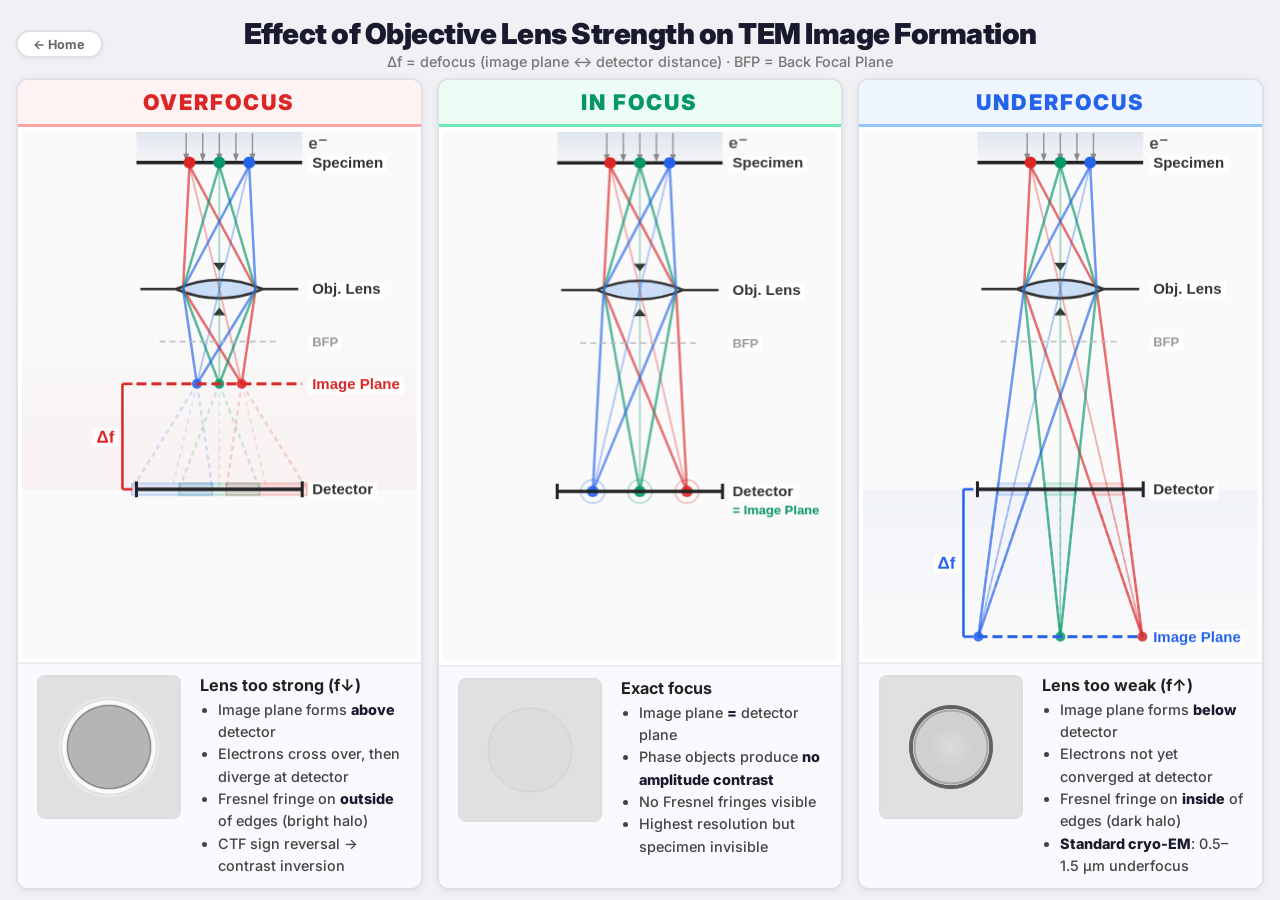
<file: optics.html>
<!DOCTYPE html>
<html lang="en">
<head>
<meta charset="UTF-8">
<meta name="viewport" content="width=device-width, initial-scale=1.0">
<title>Effect of Objective Lens Strength on TEM Image Formation</title>
<style>
@import url('https://fonts.googleapis.com/css2?family=Inter:wght@400;500;600;700;800;900&display=swap');
* { margin: 0; padding: 0; box-sizing: border-box; }
body {
  background: #f0f0f5;
  font-family: 'Inter', -apple-system, sans-serif;
  color: #1a1a2e;
  height: 100vh;
  display: flex;
  justify-content: center;
  align-items: center;
  padding: 10px 16px;
  overflow: hidden;
}
#app {
  max-width: 1800px;
  width: 100%;
  height: 100%;
  display: flex;
  flex-direction: column;
}

.header {
  flex-shrink: 0;
  text-align: center;
  padding: 6px 0 8px;
  position: relative;
}
.home-btn {
  position: absolute; left: 0; top: 50%; transform: translateY(-50%);
  display: flex; align-items: center; gap: 4px;
  padding: clamp(4px, 0.5vh, 8px) clamp(10px, 1.2vw, 16px);
  border-radius: 20px; border: 2px solid #e0e0e8; background: #fff;
  color: #666; font-size: clamp(12px, 1.4vh, 17px); font-weight: 700;
  text-decoration: none; transition: all 0.2s;
  box-shadow: 0 1px 4px rgba(0,0,0,0.06);
}
.home-btn:hover { background: #f5f3ff; color: #7c3aed; border-color: #c4b5fd; }
.header h1 { font-size: clamp(28px, 3.2vh, 42px); font-weight: 900; color: #1a1a2e; letter-spacing: -0.5px; }
.header p { font-size: clamp(14px, 1.6vh, 20px); color: #777; margin-top: 2px; font-weight: 500; }

.columns {
  flex: 1; min-height: 0;
  display: grid;
  grid-template-columns: 1fr 1fr 1fr;
  gap: 14px;
}

.col {
  background: #fff;
  border: 2px solid #e0e0e8;
  border-radius: 12px;
  box-shadow: 0 2px 8px rgba(0,0,0,0.06);
  display: flex; flex-direction: column;
  min-height: 0; overflow: hidden;
}

.col-title {
  flex-shrink: 0; text-align: center;
  padding: clamp(8px, 1vh, 14px) 12px;
  font-size: clamp(20px, 2.4vh, 30px); font-weight: 900; letter-spacing: 2px;
  border-bottom: 3px solid;
  display: flex; justify-content: center; align-items: baseline; gap: 14px;
}
.col-title.over  { color: #dc2626; background: #fef2f2; border-color: #fca5a5; }
.col-title.focus { color: #059669; background: #ecfdf5; border-color: #6ee7b7; }
.col-title.under { color: #2563eb; background: #eff6ff; border-color: #93c5fd; }

.ray-wrap { flex: 1; min-height: 0; padding: 4px; }
.ray-wrap canvas { display: block; width: 100%; height: 100%; }

/* Fresnel + key points in a bottom bar */
.bottom-bar {
  flex-shrink: 0;
  display: flex; align-items: flex-start; gap: clamp(10px, 1.5vw, 20px);
  padding: clamp(8px, 1.2vh, 16px) clamp(10px, 1.5vw, 20px);
  border-top: 2px solid #eee;
  background: #fafafe;
  /* min-height set by JS to equalize across columns */
}
.bottom-bar canvas {
  width: clamp(120px, 16vh, 200px); height: clamp(120px, 16vh, 200px);
  border-radius: 8px; border: 2px solid #ddd;
  flex-shrink: 0;
}
.bottom-info { flex: 1; min-width: 0; }
.bottom-info .fresnel-label { font-size: clamp(15px, 1.8vh, 22px); font-weight: 700; color: #222; margin-bottom: 4px; }
.bottom-info ul { padding-left: 18px; margin: 0; }
.bottom-info li { font-size: clamp(14px, 1.6vh, 20px); color: #444; line-height: 1.55; font-weight: 500; }
.bottom-info .key { font-weight: 800; color: #1a1a2e; }

/* Mobile / narrow screens: preserve full layout, allow scroll + zoom */
@media (max-width: 960px) {
  body { height: auto; min-height: 100vh; overflow: auto; }
  #app { min-width: 960px; height: auto; min-height: 100vh; }
}
</style>
</head>
<body>
<div id="app">
  <div class="header">
    <a class="home-btn" href="./">&larr; Home</a>
    <h1>Effect of Objective Lens Strength on TEM Image Formation</h1>
    <p>&Delta;f = defocus (image plane &harr; detector distance) &middot; BFP = Back Focal Plane</p>
  </div>
  <div class="columns">
    <!-- Overfocus -->
    <div class="col">
      <div class="col-title over"><span>OVERFOCUS</span></div>
      <div class="ray-wrap"><canvas id="ray-over"></canvas></div>
      <div class="bottom-bar">
        <canvas id="fresnel-over" width="300" height="300"></canvas>
        <div class="bottom-info">
          <div class="fresnel-label">Lens too strong (f&darr;)</div>
          <ul>
            <li>Image plane forms <span class="key">above</span> detector</li>
            <li>Electrons cross over, then diverge at detector</li>
            <li>Fresnel fringe on <span class="key">outside</span> of edges (bright halo)</li>
            <li>CTF sign reversal &rarr; contrast inversion</li>
          </ul>
        </div>
      </div>
    </div>
    <!-- In Focus -->
    <div class="col">
      <div class="col-title focus"><span>IN FOCUS</span></div>
      <div class="ray-wrap"><canvas id="ray-focus"></canvas></div>
      <div class="bottom-bar">
        <canvas id="fresnel-focus" width="300" height="300"></canvas>
        <div class="bottom-info">
          <div class="fresnel-label">Exact focus</div>
          <ul>
            <li>Image plane <span class="key">=</span> detector plane</li>
            <li>Phase objects produce <span class="key">no amplitude contrast</span></li>
            <li>No Fresnel fringes visible</li>
            <li>Highest resolution but specimen invisible</li>
          </ul>
        </div>
      </div>
    </div>
    <!-- Underfocus -->
    <div class="col">
      <div class="col-title under"><span>UNDERFOCUS</span></div>
      <div class="ray-wrap"><canvas id="ray-under"></canvas></div>
      <div class="bottom-bar">
        <canvas id="fresnel-under" width="300" height="300"></canvas>
        <div class="bottom-info">
          <div class="fresnel-label">Lens too weak (f&uarr;)</div>
          <ul>
            <li>Image plane forms <span class="key">below</span> detector</li>
            <li>Electrons not yet converged at detector</li>
            <li>Fresnel fringe on <span class="key">inside</span> of edges (dark halo)</li>
            <li><span class="key">Standard cryo-EM</span>: 0.5&ndash;1.5 &mu;m underfocus</li>
          </ul>
        </div>
      </div>
    </div>
  </div>
</div>

<script>
// ====== RESPONSIVE CANVAS SIZING ======
function initCanvases() {
    ['ray-over', 'ray-focus', 'ray-under'].forEach(id => {
        const c = document.getElementById(id);
        const rect = c.getBoundingClientRect();
        const dpr = window.devicePixelRatio || 1;
        c.width = Math.round(rect.width * dpr);
        c.height = Math.round(rect.height * dpr);
        c.getContext('2d').scale(dpr, dpr);
    });
}

// ====== RAY DIAGRAM ======
function drawRay(canvasId, state) {
    const canvas = document.getElementById(canvasId);
    const ctx = canvas.getContext('2d');
    const rect = canvas.getBoundingClientRect();
    const w = rect.width, h = rect.height;
    ctx.clearRect(0, 0, canvas.width, canvas.height);
    const cx = w / 2;

    const nmMap = { over: -500, focus: 0, under: 1000 };
    const nm = nmMap[state];
    const um = nm / 1000;

    // Layout
    const specY   = h * 0.06;
    const lensY   = h * 0.30;
    const bfpBase = h * 0.40;
    const detY    = h * 0.68;
    const planeW  = w * 0.42;
    const lensW   = w * 0.40;
    const labelX  = cx + planeW / 2 + 10;

    // Image plane positions
    const imgPlaneMap = { over: detY - h * 0.20, focus: detY, under: detY + h * 0.28 };
    const imgPlaneY = imgPlaneMap[state];

    const isInFocus = state === 'focus';
    const isUnder = state === 'under';
    const isOver = state === 'over';
    const stateColor = isOver ? '#dc2626' : isUnder ? '#2563eb' : '#059669';

    // Responsive font sizes — scale with canvas width
    const scale = w / 400;
    const fLG = Math.round(20 * scale);
    const fMD = Math.round(17 * scale);
    const fSM = Math.round(15 * scale);
    const fXS = Math.round(13 * scale);

    function labelBg(text, x, y, font, color, align) {
        ctx.font = font;
        ctx.textAlign = align || 'left';
        const m = ctx.measureText(text);
        const pad = 4;
        const sz = parseInt((font.match(/(\d+)px/) || [])[1]) || fSM;
        let lx = x;
        if (align === 'center') lx = x - m.width / 2;
        else if (align === 'right') lx = x - m.width;
        ctx.fillStyle = 'rgba(255,255,255,0.92)';
        ctx.fillRect(lx - pad, y - sz * 0.82, m.width + pad * 2, sz * 1.15);
        ctx.fillStyle = color;
        ctx.fillText(text, x, y);
    }

    // Background
    ctx.fillStyle = '#fafafa';
    ctx.fillRect(0, 0, w, h);

    // Zone shading
    if (isOver) {
        const g = ctx.createLinearGradient(0, lensY, 0, detY);
        g.addColorStop(0, 'rgba(220,38,38,0)');
        g.addColorStop(1, 'rgba(220,38,38,0.04)');
        ctx.fillStyle = g;
        ctx.fillRect(0, lensY, w, detY - lensY);
    } else if (isUnder) {
        const g = ctx.createLinearGradient(0, detY, 0, h);
        g.addColorStop(0, 'rgba(37,99,235,0.04)');
        g.addColorStop(1, 'rgba(37,99,235,0)');
        ctx.fillStyle = g;
        ctx.fillRect(0, detY, w, h - detY);
    }

    // Specimen points & colors
    const rayColors = ['#dc2626', '#059669', '#2563eb'];
    const specPts = [-0.18, 0, 0.18];

    // --- Electron Beam (covers full specimen width, 5 arrows) ---
    const beamTop = 1;
    const beamHalfW = planeW / 2;
    const beamGrad = ctx.createLinearGradient(0, beamTop, 0, specY);
    beamGrad.addColorStop(0, 'rgba(80,110,170,0.15)');
    beamGrad.addColorStop(1, 'rgba(80,110,170,0.03)');
    ctx.fillStyle = beamGrad;
    ctx.fillRect(cx - beamHalfW, beamTop, beamHalfW * 2, specY - beamTop);
    ctx.strokeStyle = '#999'; ctx.lineWidth = 1.5;
    for (const frac of [-0.4, -0.2, 0, 0.2, 0.4]) {
        const bx = cx + frac * beamHalfW;
        ctx.beginPath(); ctx.moveTo(bx, beamTop + 1); ctx.lineTo(bx, specY - 6); ctx.stroke();
        ctx.fillStyle = '#888';
        ctx.beginPath();
        ctx.moveTo(bx - 3, specY - 9); ctx.lineTo(bx, specY - 1); ctx.lineTo(bx + 3, specY - 9);
        ctx.fill();
    }
    ctx.fillStyle = '#555'; ctx.font = `700 ${fMD}px Inter,sans-serif`; ctx.textAlign = 'left';
    ctx.fillText('e\u207B', cx + beamHalfW + 6, specY * 0.55);

    // --- Specimen ---
    ctx.strokeStyle = '#222'; ctx.lineWidth = 3.5;
    ctx.beginPath(); ctx.moveTo(cx - planeW / 2, specY); ctx.lineTo(cx + planeW / 2, specY); ctx.stroke();
    for (let i = 0; i < specPts.length; i++) {
        ctx.fillStyle = rayColors[i];
        ctx.beginPath(); ctx.arc(cx + specPts[i] * planeW, specY, 6, 0, Math.PI * 2); ctx.fill();
    }
    labelBg('Specimen', labelX, specY + fSM * 0.35, `700 ${fSM}px Inter,sans-serif`, '#333');

    // --- Objective Lens ---
    const lensBodyW = lensW * 0.55;
    const lensBodyH = h * 0.035;
    const lensGrad = ctx.createRadialGradient(cx, lensY, 0, cx, lensY, lensBodyW * 0.6);
    lensGrad.addColorStop(0, 'rgba(160,200,255,0.50)');
    lensGrad.addColorStop(1, 'rgba(100,150,220,0.30)');
    ctx.fillStyle = lensGrad;
    ctx.beginPath();
    ctx.moveTo(cx - lensBodyW / 2, lensY);
    ctx.quadraticCurveTo(cx, lensY - lensBodyH, cx + lensBodyW / 2, lensY);
    ctx.quadraticCurveTo(cx, lensY + lensBodyH, cx - lensBodyW / 2, lensY);
    ctx.closePath(); ctx.fill();
    ctx.strokeStyle = '#333'; ctx.lineWidth = 2.5;
    ctx.beginPath(); ctx.moveTo(cx - lensBodyW / 2, lensY);
    ctx.quadraticCurveTo(cx, lensY - lensBodyH, cx + lensBodyW / 2, lensY); ctx.stroke();
    ctx.beginPath(); ctx.moveTo(cx + lensBodyW / 2, lensY);
    ctx.quadraticCurveTo(cx, lensY + lensBodyH, cx - lensBodyW / 2, lensY); ctx.stroke();
    ctx.lineWidth = 2.5;
    ctx.beginPath();
    ctx.moveTo(cx - lensBodyW / 2, lensY); ctx.lineTo(cx - lensW / 2, lensY);
    ctx.moveTo(cx + lensBodyW / 2, lensY); ctx.lineTo(cx + lensW / 2, lensY);
    ctx.stroke();
    ctx.fillStyle = '#333';
    ctx.beginPath(); ctx.moveTo(cx - 6, lensY - lensBodyH - 8); ctx.lineTo(cx, lensY - lensBodyH); ctx.lineTo(cx + 6, lensY - lensBodyH - 8); ctx.closePath(); ctx.fill();
    ctx.beginPath(); ctx.moveTo(cx - 6, lensY + lensBodyH + 8); ctx.lineTo(cx, lensY + lensBodyH); ctx.lineTo(cx + 6, lensY + lensBodyH + 8); ctx.closePath(); ctx.fill();
    labelBg('Obj. Lens', labelX, lensY + fSM * 0.35, `800 ${fSM}px Inter,sans-serif`, '#333');

    // --- Colored rays with clear refraction ---
    for (let i = 0; i < specPts.length; i++) {
        const sx = cx + specPts[i] * planeW;
        const color = rayColors[i];
        const targetY = isInFocus ? detY : imgPlaneY;
        const mag = (targetY - lensY) / (lensY - specY);
        const ix = cx - specPts[i] * planeW * mag;

        const lensHitFracs = [-0.46, 0.46];
        const detCrossXs = [];

        for (const frac of lensHitFracs) {
            const lensHitX = cx + frac * lensW * 0.50;

            ctx.strokeStyle = color;
            ctx.lineWidth = 2.5;
            ctx.globalAlpha = 0.65;
            ctx.beginPath();
            ctx.moveTo(sx, specY + 3);
            ctx.lineTo(lensHitX, lensY);
            ctx.stroke();

            ctx.beginPath();
            ctx.moveTo(lensHitX, lensY);
            ctx.lineTo(ix, targetY);
            ctx.stroke();

            if (!isInFocus && Math.abs(targetY - detY) > 8) {
                const t = (detY - lensY) / (targetY - lensY);
                const detCrossX = lensHitX + (ix - lensHitX) * t;
                detCrossXs.push(detCrossX);
                ctx.globalAlpha = 0.18;
                ctx.setLineDash([5, 4]);
                ctx.beginPath();
                if (isUnder) { ctx.moveTo(detCrossX, detY); ctx.lineTo(ix, targetY); }
                else { ctx.moveTo(ix, targetY); ctx.lineTo(detCrossX, detY); }
                ctx.stroke();
                ctx.setLineDash([]);
                ctx.globalAlpha = 0.65;
            }
        }

        // Chief ray
        ctx.strokeStyle = color; ctx.lineWidth = 1.8; ctx.globalAlpha = 0.35;
        ctx.beginPath(); ctx.moveTo(sx, specY + 3); ctx.lineTo(cx, lensY); ctx.stroke();
        ctx.beginPath(); ctx.moveTo(cx, lensY); ctx.lineTo(ix, targetY); ctx.stroke();
        if (!isInFocus && Math.abs(targetY - detY) > 8) {
            const chiefT = (detY - lensY) / (targetY - lensY);
            const chiefDetX = cx + (ix - cx) * chiefT;
            ctx.globalAlpha = 0.12; ctx.setLineDash([5, 4]);
            ctx.beginPath();
            if (isUnder) { ctx.moveTo(chiefDetX, detY); ctx.lineTo(ix, targetY); }
            else { ctx.moveTo(ix, targetY); ctx.lineTo(chiefDetX, detY); }
            ctx.stroke(); ctx.setLineDash([]);
        }
        ctx.globalAlpha = 1.0;

        // Blur disc on detector
        if (!isInFocus && detCrossXs.length === 2) {
            const barL = Math.min(detCrossXs[0], detCrossXs[1]);
            const barR = Math.max(detCrossXs[0], detCrossXs[1]);
            ctx.fillStyle = color; ctx.globalAlpha = 0.12;
            ctx.fillRect(barL, detY - 6, barR - barL, 12);
            ctx.globalAlpha = 0.35; ctx.strokeStyle = color; ctx.lineWidth = 1;
            ctx.strokeRect(barL, detY - 6, barR - barL, 12);
            ctx.globalAlpha = 1.0;
        }

        // Convergence dot
        if (isInFocus) {
            ctx.fillStyle = color; ctx.globalAlpha = 0.9;
            ctx.beginPath(); ctx.arc(ix, detY, 6, 0, Math.PI * 2); ctx.fill();
            ctx.strokeStyle = color; ctx.lineWidth = 2; ctx.globalAlpha = 0.25;
            ctx.beginPath(); ctx.arc(ix, detY, 12, 0, Math.PI * 2); ctx.stroke();
            ctx.globalAlpha = 1.0;
        } else {
            ctx.fillStyle = color; ctx.globalAlpha = 0.85;
            ctx.beginPath(); ctx.arc(ix, targetY, 5, 0, Math.PI * 2); ctx.fill();
            ctx.globalAlpha = 1.0;
        }
    }

    // --- BFP ---
    ctx.strokeStyle = '#bbb'; ctx.lineWidth = 1.5; ctx.setLineDash([6, 4]);
    ctx.beginPath(); ctx.moveTo(cx - planeW * 0.36, bfpBase); ctx.lineTo(cx + planeW * 0.36, bfpBase); ctx.stroke();
    ctx.setLineDash([]);
    labelBg('BFP', labelX, bfpBase + fXS * 0.35, `700 ${fXS}px Inter,sans-serif`, '#999');

    // --- Image Plane (defocused) ---
    if (!isInFocus) {
        ctx.strokeStyle = stateColor; ctx.lineWidth = 3; ctx.setLineDash([10, 5]);
        ctx.beginPath();
        ctx.moveTo(cx - planeW / 2, imgPlaneY);
        ctx.lineTo(cx + planeW / 2, imgPlaneY);
        ctx.stroke(); ctx.setLineDash([]);
        labelBg('Image Plane', labelX, imgPlaneY + fSM * 0.35,
            `800 ${fSM}px Inter,sans-serif`, stateColor);
    }

    // --- Detector ---
    ctx.strokeStyle = '#222'; ctx.lineWidth = 3.5;
    ctx.beginPath(); ctx.moveTo(cx - planeW / 2, detY); ctx.lineTo(cx + planeW / 2, detY); ctx.stroke();
    ctx.lineWidth = 3;
    ctx.beginPath();
    ctx.moveTo(cx - planeW / 2, detY - 8); ctx.lineTo(cx - planeW / 2, detY + 8);
    ctx.moveTo(cx + planeW / 2, detY - 8); ctx.lineTo(cx + planeW / 2, detY + 8);
    ctx.stroke();

    if (isInFocus) {
        labelBg('Detector', labelX, detY + fSM * 0.35, `700 ${fSM}px Inter,sans-serif`, '#333');
        ctx.fillStyle = '#059669'; ctx.font = `700 ${fXS}px Inter,sans-serif`; ctx.textAlign = 'left';
        ctx.fillText('= Image Plane', labelX, detY + fSM * 0.35 + fXS * 1.4);
    } else {
        labelBg('Detector', labelX, detY + fSM * 0.35, `700 ${fSM}px Inter,sans-serif`, '#333');
    }

    // --- Δf dimension line (bracket on left, label separated) ---
    if (!isInFocus) {
        const topY = Math.min(detY, imgPlaneY);
        const botY = Math.max(detY, imgPlaneY);
        const bracketX = cx - planeW / 2 - 14;  // bracket line
        const midY = (topY + botY) / 2;

        // Vertical bracket line with end caps
        ctx.strokeStyle = stateColor; ctx.lineWidth = 2.5;
        ctx.beginPath(); ctx.moveTo(bracketX, topY); ctx.lineTo(bracketX, botY); ctx.stroke();
        // Top & bottom horizontal caps
        ctx.beginPath();
        ctx.moveTo(bracketX, topY); ctx.lineTo(bracketX + 10, topY);
        ctx.moveTo(bracketX, botY); ctx.lineTo(bracketX + 10, botY);
        ctx.stroke();

        // "Δf" label — clearly to the LEFT of the bracket, never overlapping
        const labelX2 = bracketX - 8;
        ctx.fillStyle = stateColor;
        ctx.font = `900 ${fMD}px Inter,sans-serif`;
        ctx.textAlign = 'right';
        // White background behind text for clarity
        const tm = ctx.measureText('\u0394f');
        ctx.fillStyle = 'rgba(255,255,255,0.92)';
        ctx.fillRect(labelX2 - tm.width - 4, midY - fMD * 0.5, tm.width + 8, fMD * 1.1);
        ctx.fillStyle = stateColor;
        ctx.fillText('\u0394f', labelX2, midY + fMD * 0.35);
    }
}

// ====== FRESNEL FRINGE SIMULATION ======
function drawFresnel(canvasId, state) {
    const canvas = document.getElementById(canvasId);
    const ctx = canvas.getContext('2d');
    const w = canvas.width, h = canvas.height;
    const cx = w / 2, cy = h / 2;
    const R = w * 0.30;

    ctx.fillStyle = '#e0e0e0';
    ctx.fillRect(0, 0, w, h);

    if (state === 'focus') {
        ctx.fillStyle = '#dcdcdc';
        ctx.beginPath(); ctx.arc(cx, cy, R, 0, Math.PI * 2); ctx.fill();
        ctx.strokeStyle = 'rgba(180,180,180,0.3)'; ctx.lineWidth = 2;
        ctx.beginPath(); ctx.arc(cx, cy, R, 0, Math.PI * 2); ctx.stroke();
    } else if (state === 'under') {
        ctx.fillStyle = '#d0d0d0';
        ctx.beginPath(); ctx.arc(cx, cy, R, 0, Math.PI * 2); ctx.fill();
        ctx.strokeStyle = 'rgba(25,25,25,0.6)'; ctx.lineWidth = 8;
        ctx.beginPath(); ctx.arc(cx, cy, R - 4, 0, Math.PI * 2); ctx.stroke();
        ctx.strokeStyle = 'rgba(40,40,40,0.25)'; ctx.lineWidth = 4;
        ctx.beginPath(); ctx.arc(cx, cy, R - 12, 0, Math.PI * 2); ctx.stroke();
        const grad = ctx.createRadialGradient(cx, cy, 0, cx, cy, R * 0.55);
        grad.addColorStop(0, 'rgba(255,255,255,0.25)');
        grad.addColorStop(1, 'rgba(255,255,255,0)');
        ctx.fillStyle = grad;
        ctx.beginPath(); ctx.arc(cx, cy, R * 0.55, 0, Math.PI * 2); ctx.fill();
    } else {
        ctx.fillStyle = '#b5b5b5';
        ctx.beginPath(); ctx.arc(cx, cy, R, 0, Math.PI * 2); ctx.fill();
        ctx.strokeStyle = 'rgba(255,255,255,0.8)'; ctx.lineWidth = 8;
        ctx.beginPath(); ctx.arc(cx, cy, R + 6, 0, Math.PI * 2); ctx.stroke();
        ctx.strokeStyle = 'rgba(255,255,255,0.3)'; ctx.lineWidth = 4;
        ctx.beginPath(); ctx.arc(cx, cy, R + 16, 0, Math.PI * 2); ctx.stroke();
        ctx.strokeStyle = 'rgba(50,50,50,0.35)'; ctx.lineWidth = 3;
        ctx.beginPath(); ctx.arc(cx, cy, R - 1, 0, Math.PI * 2); ctx.stroke();
    }

    // No text inside canvas — descriptions are in HTML below
}

// ====== EQUALIZE BOTTOM BARS ======
function equalizeBottomBars() {
    const bars = document.querySelectorAll('.bottom-bar');
    bars.forEach(b => b.style.minHeight = '');
    let maxH = 0;
    bars.forEach(b => { if (b.scrollHeight > maxH) maxH = b.scrollHeight; });
    bars.forEach(b => b.style.minHeight = maxH + 'px');
}

// ====== INIT ======
function renderAll() {
    initCanvases();
    drawRay('ray-over', 'over');
    drawRay('ray-focus', 'focus');
    drawRay('ray-under', 'under');
    drawFresnel('fresnel-over', 'over');
    drawFresnel('fresnel-focus', 'focus');
    drawFresnel('fresnel-under', 'under');
    equalizeBottomBars();
}
renderAll();
window.addEventListener('resize', () => { clearTimeout(window._resizeTimer); window._resizeTimer = setTimeout(renderAll, 150); });
</script>
</body>
</html>
</file>
